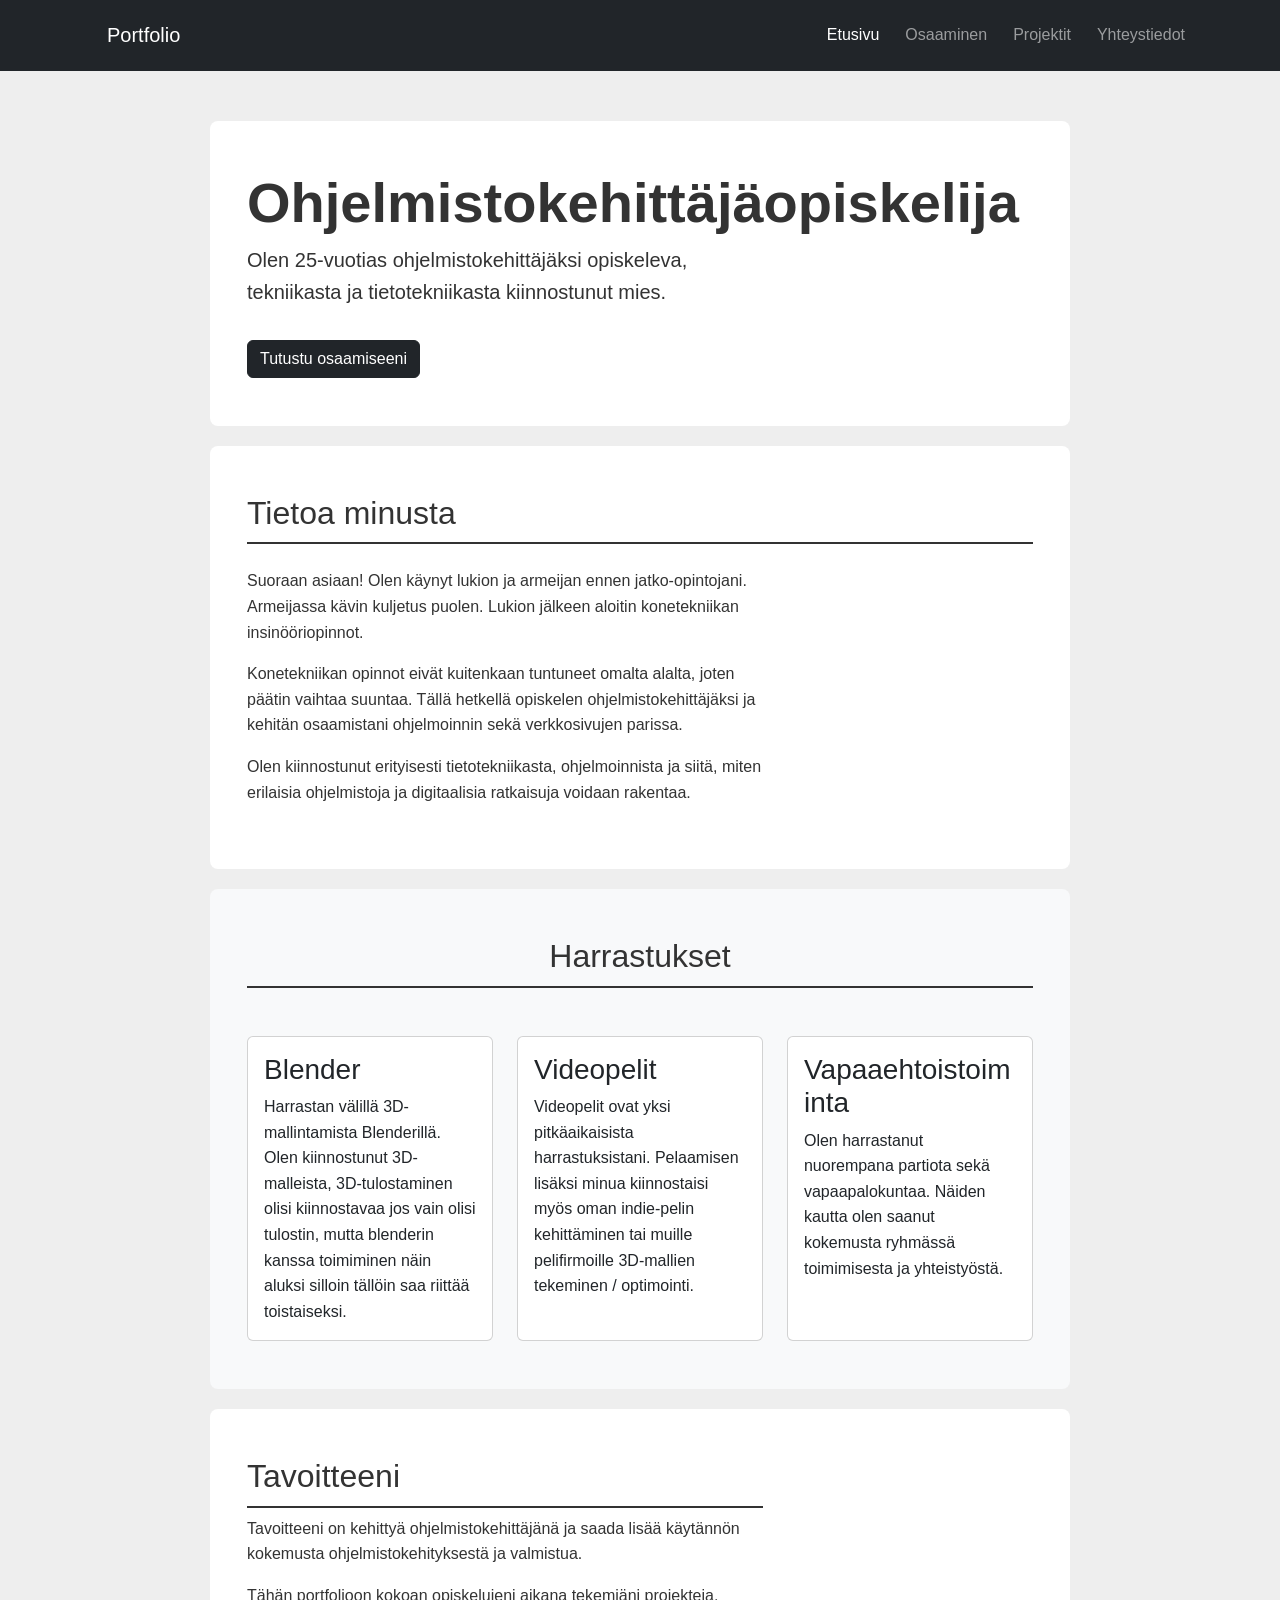
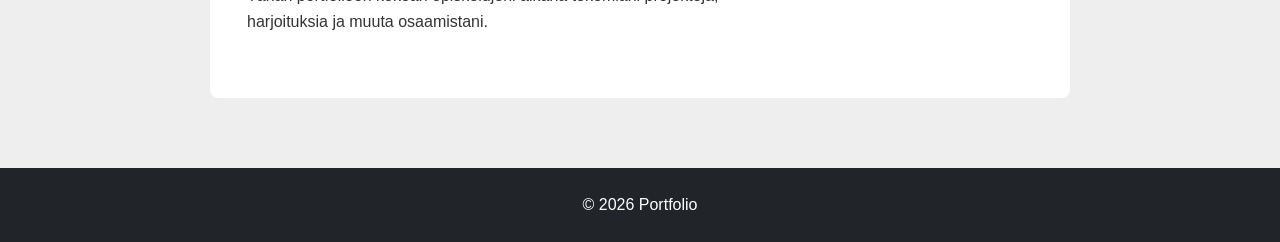
<file: Omat responsiiviset sivut 629/index.html>
<!DOCTYPE html>

<html lang="fi">

<head>
    <meta charset="UTF-8">
    <meta name="viewport" content="width=device-width, initial-scale=1.0">

<title>Portfolio - Etusivu</title>


<link href="https://cdn.jsdelivr.net/npm/bootstrap@5.3.8/dist/css/bootstrap.min.css" rel="stylesheet">


<link rel="stylesheet" href="styles.css">


</head>

<body>


<nav class="navbar navbar-expand-lg navbar-dark bg-dark">
    <div class="container">

        <a class="navbar-brand" href="index.html">
            Portfolio
        </a>

        <button class="navbar-toggler" type="button" data-bs-toggle="collapse" data-bs-target="#navigointi">
            <span class="navbar-toggler-icon"></span>
        </button>

        <div class="collapse navbar-collapse" id="navigointi">

            <ul class="navbar-nav ms-auto">

                <li class="nav-item">
                    <a class="nav-link active" href="index.html">Etusivu</a>
                </li>

                <li class="nav-item">
                    <a class="nav-link" href="osaaminen.html">Osaaminen</a>
                </li>

                <li class="nav-item">
                    <a class="nav-link" href="projektit.html">Projektit</a>
                </li>

                <li class="nav-item">
                    <a class="nav-link" href="yhteystiedot.html">Yhteystiedot</a>
                </li>

            </ul>

        </div>
    </div>
</nav>



<main>

    <section class="hero py-5">
        <div class="container">

            <div class="row align-items-center">

                <div class="col-lg-7">

                    <h1 class="display-4 fw-bold">
                        Ohjelmistokehittäjäopiskelija
                    </h1>

                    <p class="lead">
                        Olen 25-vuotias ohjelmistokehittäjäksi opiskeleva,
                        tekniikasta ja tietotekniikasta kiinnostunut mies.
                    </p>

                    <a href="osaaminen.html" class="btn btn-dark mt-3">
                        Tutustu osaamiseeni
                    </a>

                </div>

            </div>

        </div>
    </section>

    <section class="py-5">

        <div class="container">

            <h2 class="mb-4">
                Tietoa minusta
            </h2>

            <div class="row">

                <div class="col-lg-8">

                    <p>
                        Suoraan asiaan! Olen käynyt lukion ja armeijan ennen
                        jatko-opintojani. Armeijassa kävin kuljetus puolen. Lukion jälkeen aloitin
                        konetekniikan insinööriopinnot.
                    </p>

                    <p>
                        Konetekniikan opinnot eivät kuitenkaan tuntuneet
                        omalta alalta, joten päätin vaihtaa suuntaa.
                        Tällä hetkellä opiskelen ohjelmistokehittäjäksi
                        ja kehitän osaamistani ohjelmoinnin sekä
                        verkkosivujen parissa.
                    </p>

                    <p>
                        Olen kiinnostunut erityisesti tietotekniikasta,
                        ohjelmoinnista ja siitä, miten erilaisia
                        ohjelmistoja ja digitaalisia ratkaisuja voidaan
                        rakentaa.
                    </p>

                </div>

            </div>

        </div>

    </section>


    <!-- Harrastukset -->
    <section class="bg-light py-5">

        <div class="container">

            <h2 class="text-center mb-5">
                Harrastukset
            </h2>

            <div class="row g-4">

                <div class="col-md-4">

                    <div class="card h-100">

                        <div class="card-body">

                            <h3 class="card-title">
                                Blender
                            </h3>

                            <p class="card-text">
                                Harrastan välillä 3D-mallintamista Blenderillä.
                                Olen kiinnostunut 3D-malleista, 3D-tulostaminen olisi kiinnostavaa
                                jos vain olisi tulostin, mutta blenderin kanssa toimiminen näin aluksi
                                silloin tällöin saa riittää toistaiseksi.
                            </p>

                        </div>

                    </div>

                </div>


                <div class="col-md-4">

                    <div class="card h-100">

                        <div class="card-body">

                            <h3 class="card-title">
                                Videopelit
                            </h3>

                            <p class="card-text">
                                Videopelit ovat yksi pitkäaikaisista
                                harrastuksistani. Pelaamisen lisäksi
                                minua kiinnostaisi myös oman indie-pelin kehittäminen 
                                tai muille pelifirmoille 3D-mallien tekeminen / optimointi.
                            </p>

                        </div>

                    </div>

                </div>


                <div class="col-md-4">

                    <div class="card h-100">

                        <div class="card-body">

                            <h3 class="card-title">
                                Vapaaehtoistoiminta
                            </h3>

                            <p class="card-text">
                                Olen harrastanut nuorempana partiota
                                sekä vapaapalokuntaa. Näiden kautta
                                olen saanut kokemusta ryhmässä
                                toimimisesta ja yhteistyöstä.
                            </p>

                        </div>

                    </div>

                </div>

            </div>

        </div>

    </section>


    <section class="py-5">

        <div class="container">

            <div class="row">

                <div class="col-lg-8">

                    <h2>
                        Tavoitteeni
                    </h2>

                    <p>
                        Tavoitteeni on kehittyä ohjelmistokehittäjänä
                        ja saada lisää käytännön kokemusta
                        ohjelmistokehityksestä ja valmistua.
                    </p>

                    <p>
                        Tähän portfolioon kokoan opiskelujeni aikana
                        tekemiäni projekteja, harjoituksia ja muuta
                        osaamistani.
                    </p>

                </div>

            </div>

        </div>

    </section>

</main>

<footer class="bg-dark text-white text-center py-4">

    <div class="container">

        <p class="mb-0">
            &copy; 2026 Portfolio
        </p>

    </div>

</footer>

<script src="https://cdn.jsdelivr.net/npm/bootstrap@5.3.8/dist/js/bootstrap.bundle.min.js"></script>

</body>

</html>
</file>
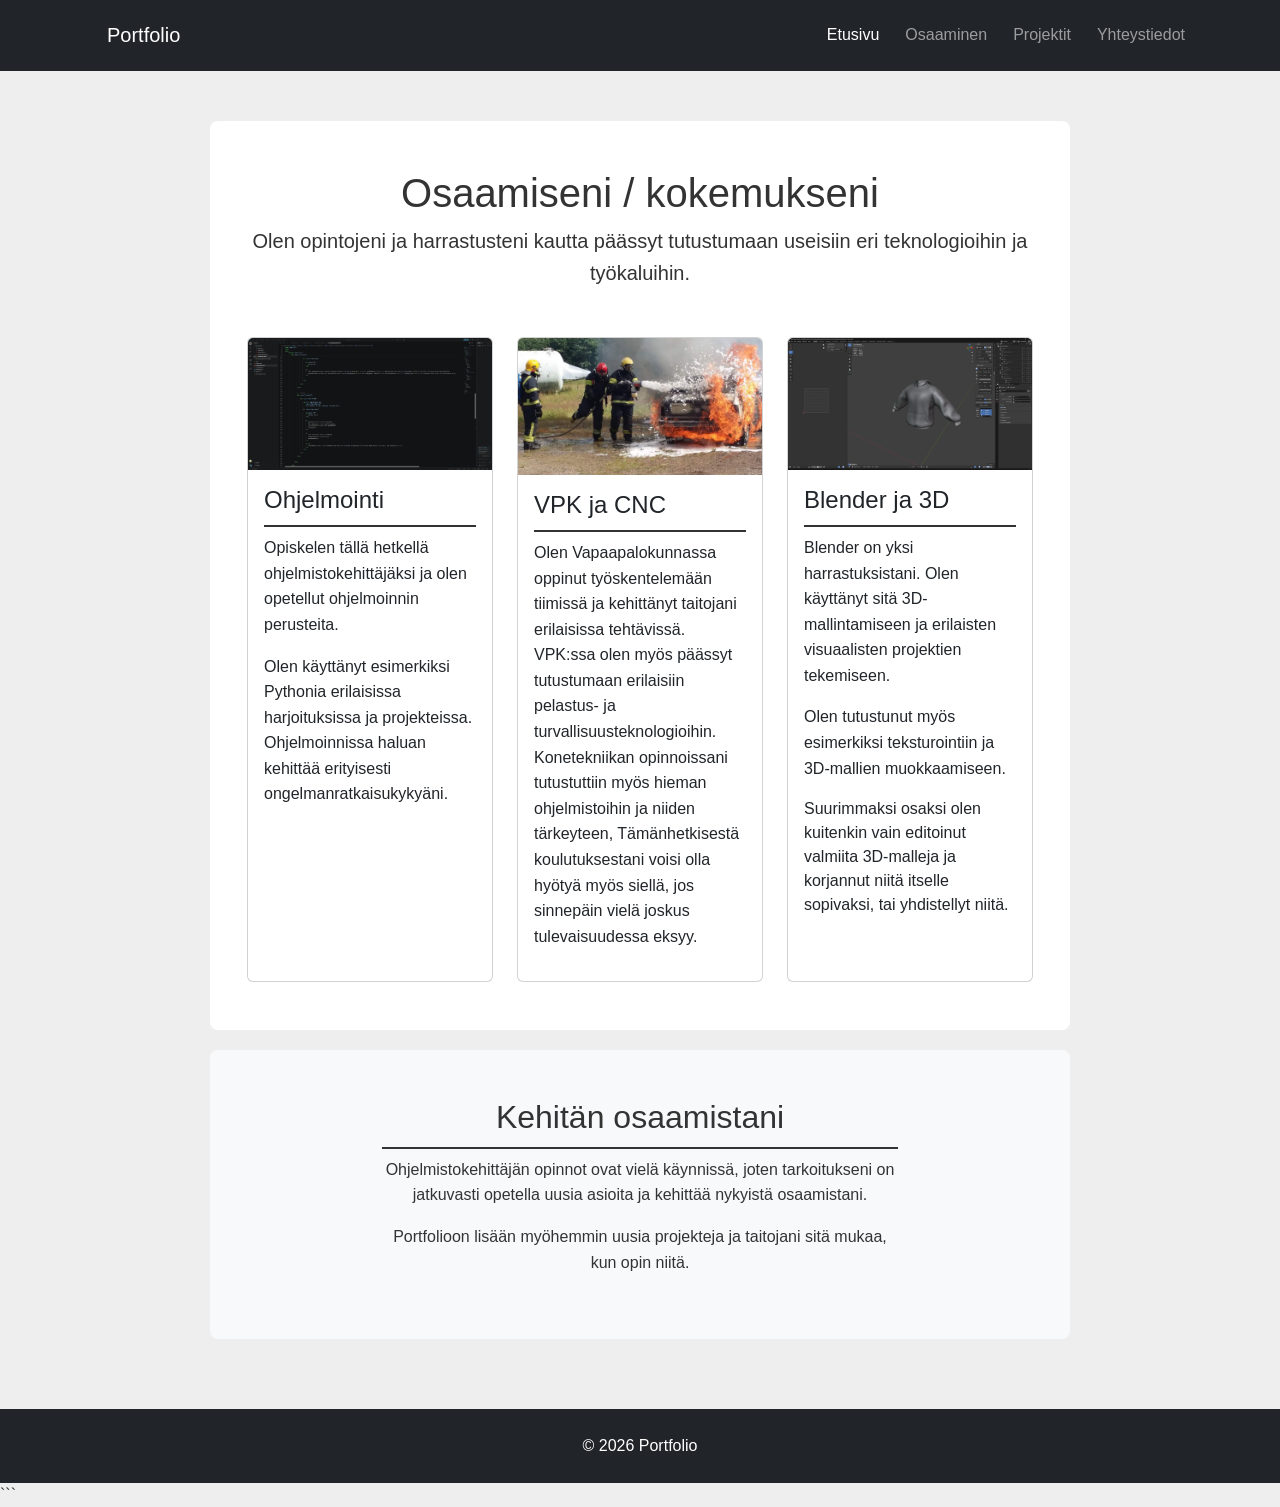
<file: Omat responsiiviset sivut 629/osaaminen.html>
<!DOCTYPE html>

<html lang="fi">

<head>
    <meta charset="UTF-8">
    <meta name="viewport" content="width=device-width, initial-scale=1.0">

<title>Portfolio - Etusivu</title>


<link href="https://cdn.jsdelivr.net/npm/bootstrap@5.3.8/dist/css/bootstrap.min.css" rel="stylesheet">


<link rel="stylesheet" href="styles.css">


</head>

<body>


<nav class="navbar navbar-expand-lg navbar-dark bg-dark">
    <div class="container">

        <a class="navbar-brand" href="index.html">
            Portfolio
        </a>

        <button class="navbar-toggler" type="button" data-bs-toggle="collapse" data-bs-target="#navigointi">
            <span class="navbar-toggler-icon"></span>
        </button>

        <div class="collapse navbar-collapse" id="navigointi">

            <ul class="navbar-nav ms-auto">

                <li class="nav-item">
                    <a class="nav-link active" href="index.html">Etusivu</a>
                </li>

                <li class="nav-item">
                    <a class="nav-link" href="osaaminen.html">Osaaminen</a>
                </li>

                <li class="nav-item">
                    <a class="nav-link" href="projektit.html">Projektit</a>
                </li>

                <li class="nav-item">
                    <a class="nav-link" href="yhteystiedot.html">Yhteystiedot</a>
                </li>

            </ul>

        </div>
    </div>
</nav>


<!-- Osaaminen -->
<main>

    <section class="py-5">

        <div class="container">

            <div class="text-center mb-5">

                <h1>
                    Osaamiseni / kokemukseni
                </h1>

                <p class="lead">
                    Olen opintojeni ja harrastusteni kautta
                    päässyt tutustumaan useisiin eri
                    teknologioihin ja työkaluihin.
                </p>

            </div>


            <div class="row g-4">


                <!-- Ohjelmointi -->
                <div class="col-md-4">

                    <div class="card h-100">

                        <img src="img/HOOTEE.png"
                             class="card-img-top"
                             alt="Ohjelmointiin liittyvä kuva">

                        <div class="card-body">

                            <h2 class="h4">
                                Ohjelmointi
                            </h2>

                            <p>
                                Opiskelen tällä hetkellä
                                ohjelmistokehittäjäksi ja olen
                                opetellut ohjelmoinnin perusteita.
                            </p>

                            <p>
                                Olen käyttänyt esimerkiksi Pythonia
                                erilaisissa harjoituksissa ja
                                projekteissa. Ohjelmoinnissa
                                haluan kehittää erityisesti
                                ongelmanratkaisukykyäni.
                            </p>

                        </div>

                    </div>

                </div>


                <!-- VPK -->
                <div class="col-md-4">

                    <div class="card h-100">

                        <img src="img/VPK.jpg"
                             class="card-img-top"
                             alt="Verkkosivuihin liittyvä kuva">

                        <div class="card-body">

                            <h2 class="h4">
                                VPK ja CNC
                            </h2>

                            <p>
                                Olen Vapaapalokunnassa oppinut työskentelemään tiimissä ja kehittänyt taitojani erilaisissa tehtävissä. VPK:ssa olen myös päässyt tutustumaan erilaisiin pelastus- ja turvallisuusteknologioihin.
                                Konetekniikan opinnoissani tutustuttiin myös hieman ohjelmistoihin ja niiden tärkeyteen, Tämänhetkisestä koulutuksestani voisi olla hyötyä myös siellä, jos sinnepäin vielä joskus tulevaisuudessa eksyy.
                            </p>


                        </div>

                    </div>

                </div>


                <!-- Blender -->
                <div class="col-md-4">

                    <div class="card h-100">

                        <img src="img/BLENDER.png"
                             class="card-img-top"
                             alt="Blender 3D -mallinnukseen liittyvä kuva">

                        <div class="card-body">

                            <h2 class="h4">
                                Blender ja 3D
                            </h2>

                            <p>
                                Blender on yksi harrastuksistani.
                                Olen käyttänyt sitä 3D-mallintamiseen
                                ja erilaisten visuaalisten projektien
                                tekemiseen.
                            </p>

                            <p>
                                Olen tutustunut myös esimerkiksi
                                teksturointiin ja 3D-mallien
                                muokkaamiseen.
                            </p>

                            <p></p>
                                Suurimmaksi osaksi olen kuitenkin vain editoinut valmiita 3D-malleja ja korjannut niitä itselle sopivaksi, tai yhdistellyt niitä.
                            </p>
                        </div>

                    </div>

                </div>


            </div>

        </div>

    </section>


    <!-- Kehittyminen -->
    <section class="bg-light py-5">

        <div class="container">

            <div class="row justify-content-center">

                <div class="col-lg-8 text-center">

                    <h2>
                        Kehitän osaamistani
                    </h2>

                    <p>
                        Ohjelmistokehittäjän opinnot ovat vielä
                        käynnissä, joten tarkoitukseni on jatkuvasti
                        opetella uusia asioita ja kehittää nykyistä
                        osaamistani.
                    </p>

                    <p>
                        Portfolioon lisään myöhemmin uusia projekteja
                        ja taitojani sitä mukaa, kun opin niitä.
                    </p>

                </div>

            </div>

        </div>

    </section>

</main>


<!-- Alapalkki -->
<footer class="bg-dark text-white text-center py-4">

    <div class="container">

        <p class="mb-0">
            &copy; 2026 Portfolio
        </p>

    </div>

</footer>


<!-- Bootstrap JavaScript -->
<script src="https://cdn.jsdelivr.net/npm/bootstrap@5.3.8/dist/js/bootstrap.bundle.min.js"></script>
```

</body>

</html>
</file>
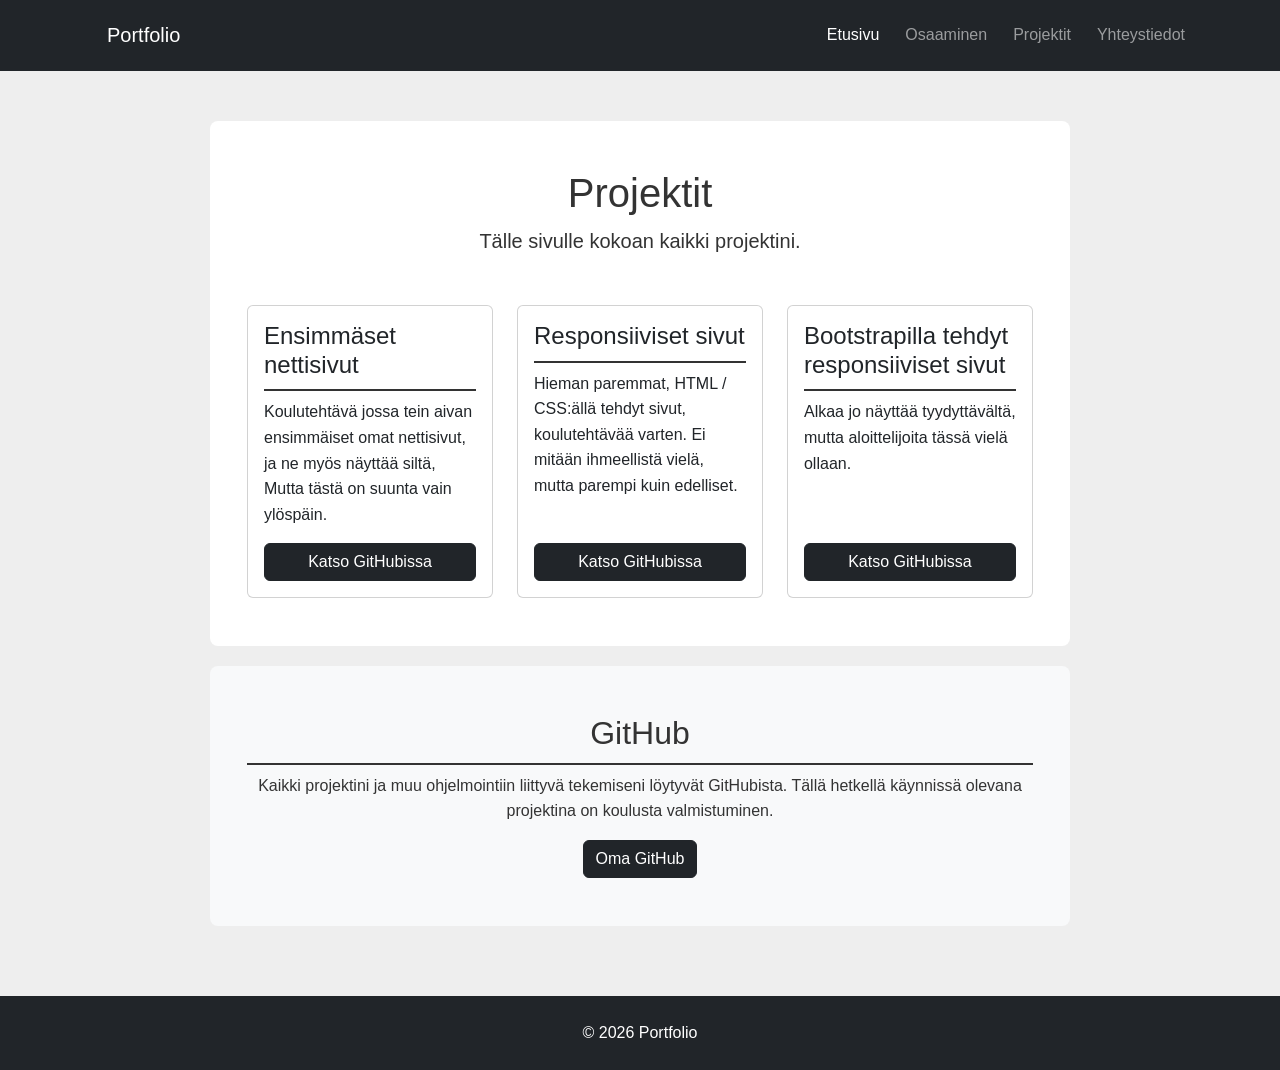
<file: Omat responsiiviset sivut 629/projektit.html>
<!DOCTYPE html>

<html lang="fi">

<head>
    <meta charset="UTF-8">
    <meta name="viewport" content="width=device-width, initial-scale=1.0">

<title>Portfolio - Etusivu</title>


<link href="https://cdn.jsdelivr.net/npm/bootstrap@5.3.8/dist/css/bootstrap.min.css" rel="stylesheet">


<link rel="stylesheet" href="styles.css">


</head>

<body>


<nav class="navbar navbar-expand-lg navbar-dark bg-dark">
    <div class="container">

        <a class="navbar-brand" href="index.html">
            Portfolio
        </a>

        <button class="navbar-toggler" type="button" data-bs-toggle="collapse" data-bs-target="#navigointi">
            <span class="navbar-toggler-icon"></span>
        </button>

        <div class="collapse navbar-collapse" id="navigointi">

            <ul class="navbar-nav ms-auto">

                <li class="nav-item">
                    <a class="nav-link active" href="index.html">Etusivu</a>
                </li>

                <li class="nav-item">
                    <a class="nav-link" href="osaaminen.html">Osaaminen</a>
                </li>

                <li class="nav-item">
                    <a class="nav-link" href="projektit.html">Projektit</a>
                </li>

                <li class="nav-item">
                    <a class="nav-link" href="yhteystiedot.html">Yhteystiedot</a>
                </li>

            </ul>

        </div>
    </div>
</nav>

<!-- Projektit -->
<main>

    <section class="py-5">

        <div class="container">

            <div class="text-center mb-5">

                <h1>
                    Projektit
                </h1>

                <p class="lead">
                    Tälle sivulle kokoan kaikki projektini.
                </p>

            </div>


            <div class="row g-4">


                <!-- Projekti 1 -->
                <div class="col-md-4">

                    <div class="card h-100">

                        <div class="card-body d-flex flex-column">

                            <h2 class="h4">
                                Ensimmäset nettisivut
                            </h2>

                            <p>
                                Koulutehtävä jossa tein aivan ensimmäiset omat nettisivut, ja ne myös näyttää siltä, Mutta tästä on suunta vain ylöspäin.
                            </p>

                            <a href="https://github.com/Santseee/Harrastus_sivut_2"
                               target="_blank"
                               class="btn btn-dark mt-auto">
                                Katso GitHubissa
                            </a>

                        </div>

                    </div>

                </div>


                <!-- Projekti 2 -->
                <div class="col-md-4">

                    <div class="card h-100">

                        <div class="card-body d-flex flex-column">

                            <h2 class="h4">
                                Responsiiviset sivut
                            </h2>

                            <p>
                                Hieman paremmat, HTML / CSS:ällä tehdyt sivut, koulutehtävää varten. Ei mitään ihmeellistä vielä, mutta parempi kuin edelliset.
                            </p>

                            <a href="https://github.com/Santseee/611-ResponsiivisetSivut"
                               target="_blank"
                               class="btn btn-dark mt-auto">
                                Katso GitHubissa
                            </a>

                        </div>

                    </div>

                </div>


                <!-- Projekti 3 -->
                <div class="col-md-4">

                    <div class="card h-100">

                        <div class="card-body d-flex flex-column">

                            <h2 class="h4">
                                Bootstrapilla tehdyt responsiiviset sivut
                            </h2>

                            <p>
                                Alkaa jo näyttää tyydyttävältä, mutta aloittelijoita tässä vielä ollaan.
                            </p>

                            <a href="https://github.com/Santseee/616responsiivisetbootstrapsivut"
                               target="_blank"
                               class="btn btn-dark mt-auto">
                                Katso GitHubissa
                            </a>

                        </div>

                    </div>

                </div>


            </div>

        </div>

    </section>


    <!-- GitHub -->
    <section class="bg-light py-5">

        <div class="container text-center">

            <h2>
                GitHub
            </h2>

            <p>
                Kaikki projektini ja muu ohjelmointiin liittyvä
                tekemiseni löytyvät GitHubista. Tällä hetkellä käynnissä olevana projektina on koulusta valmistuminen.
            </p>

            <!-- Voit halutessasi lisätä tähän oman GitHub-profiilisi -->
            <a href="https://github.com/Santseee"
               target="_blank"
               class="btn btn-dark">
                Oma GitHub
            </a>

        </div>
    </section>
</main>

<!-- Alapalkki -->
<footer class="bg-dark text-white text-center py-4">

    <div class="container">

        <p class="mb-0">
            &copy; 2026 Portfolio
        </p>

    </div>
</footer>
<!-- Bootstrap JavaScript -->
<script src="https://cdn.jsdelivr.net/npm/bootstrap@5.3.8/dist/js/bootstrap.bundle.min.js"></script>

</body>

</html>
</file>
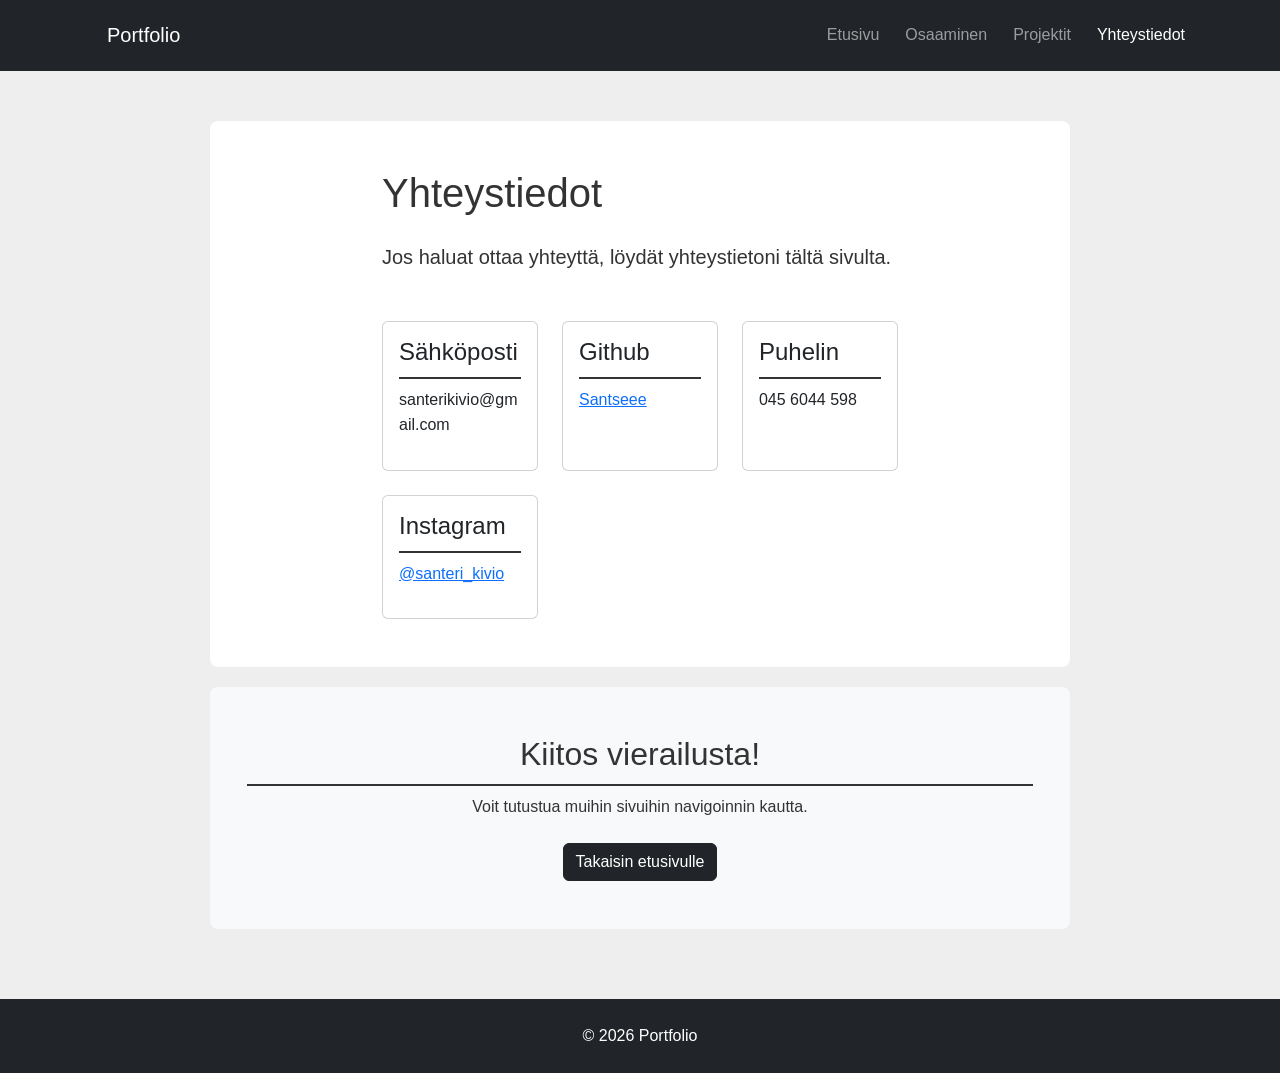
<file: Omat responsiiviset sivut 629/yhteystiedot.html>
<!DOCTYPE html>

<html lang="fi">

<head>
    <meta charset="UTF-8">
    <meta name="viewport" content="width=device-width, initial-scale=1.0">


<title>Portfolio - Yhteystiedot</title>


<link href="https://cdn.jsdelivr.net/npm/bootstrap@5.3.8/dist/css/bootstrap.min.css" rel="stylesheet">


<link rel="stylesheet" href="styles.css">


</head>

<body>

<nav class="navbar navbar-expand-lg navbar-dark bg-dark">
    <div class="container">

        <a class="navbar-brand" href="index.html">
            Portfolio
        </a>

        <button class="navbar-toggler" type="button"
            data-bs-toggle="collapse"
            data-bs-target="#navigointi">

            <span class="navbar-toggler-icon"></span>

        </button>

        <div class="collapse navbar-collapse" id="navigointi">

            <ul class="navbar-nav ms-auto">

                <li class="nav-item">
                    <a class="nav-link" href="index.html">
                        Etusivu
                    </a>
                </li>

                <li class="nav-item">
                    <a class="nav-link" href="osaaminen.html">
                        Osaaminen
                    </a>
                </li>

                <li class="nav-item">
                    <a class="nav-link" href="projektit.html">
                        Projektit
                    </a>
                </li>

                <li class="nav-item">
                    <a class="nav-link active" href="yhteystiedot.html">
                        Yhteystiedot
                    </a>
                </li>

            </ul>

        </div>
    </div>
</nav>


<!-- Yhteystiedot -->
<main>

    <section class="py-5">

        <div class="container">

            <div class="row justify-content-center">

                <div class="col-lg-8">

                    <h1 class="mb-4">
                        Yhteystiedot
                    </h1>

                    <p class="lead mb-5">
                        Jos haluat ottaa yhteyttä, löydät yhteystietoni
                        tältä sivulta.
                    </p>


                    <div class="row g-4">

                        <!-- Sähköposti -->
                        <div class="col-md-4">

                            <div class="card h-100">

                                <div class="card-body">

                                    <h2 class="h4">
                                        Sähköposti
                                    </h2>

                                    <p>
                                        santerikivio@gmail.com
                                    </p>

                                </div>

                            </div>

                        </div>


                        
                        <!-- Github -->
                        <div class="col-md-4">

                            <div class="card h-100">

                                <div class="card-body">

                                    <h2 class="h4">
                                        Github
                                    </h2>

                                    <p>
                                        <a href="https://github.com/Santseee" target="_blank">
                                            Santseee
                                        </a>
                                    </p>

                                </div>

                            </div>

                        </div>

                        <!-- Puhelin -->
                        <div class="col-md-4">

                            <div class="card h-100">

                                <div class="card-body">

                                    <h2 class="h4">
                                        Puhelin
                                    </h2>

                                    <p>
                                        045 6044 598
                                    </p>

                                </div>

                            </div>

                        </div>


                        <!-- Instagram -->
                        <div class="col-md-4">

                            <div class="card h-100">

                                <div class="card-body">

                                    <h2 class="h4">
                                        Instagram
                                    </h2>

                                    <p>
                                        <a href="https://www.instagram.com/santeri_kivio/" target="_blank">
                                             @santeri_kivio
                                        </a>
                                    </p>

                                </div>

                            </div>

                        </div>

                    </div>

                </div>

            </div>

        </div>

    </section>


    <!-- Lyhyt loppuviesti -->
    <section class="bg-light py-5">

        <div class="container text-center">

            <h2>
                Kiitos vierailusta!
            </h2>

            <p>
                Voit tutustua muihin sivuihin navigoinnin kautta.
            </p>

            <a href="index.html" class="btn btn-dark mt-2">
                Takaisin etusivulle
            </a>

        </div>

    </section>

</main>


<!-- Alapalkki -->
<footer class="bg-dark text-white text-center py-4">

    <div class="container">

        <p class="mb-0">
            &copy; 2026 Portfolio
        </p>

    </div>

</footer>


<!-- Bootstrap JavaScript -->
<script src="https://cdn.jsdelivr.net/npm/bootstrap@5.3.8/dist/js/bootstrap.bundle.min.js"></script>


</body>

</html>
</file>
<file: Omat responsiiviset sivut 629/styles.css>
/* CV-sivun tyylit */

* {
    box-sizing: border-box;
}

body {
    margin: 0;
    padding: 0;
    background-color: #eeeeee;
    font-family: Arial, sans-serif;
    color: #333333;
}

/* Yläosa */

header {
    background-color: #333333;
    color: white;
    padding: 30px;
    text-align: center;
}

header h1 {
    margin: 0;
    font-size: 36px;
}

header p {
    margin-top: 10px;
    font-size: 18px;
}

/* Navigointi */

nav {
    background-color: #222222;
    text-align: center;
    padding: 10px;
}

nav a {
    display: inline-block;
    color: white;
    text-decoration: none;
    padding: 10px 20px;
    margin: 5px;
    border-radius: 5px;
}

nav a:hover {
    background-color: #555555;
}

/* CV:n sisältö */

main {
    max-width: 900px;
    margin: 30px auto;
    padding: 20px;
}

/* Osio */

section {
    background-color: white;
    padding: 25px;
    margin-bottom: 20px;
    border-radius: 8px;
}

/* Otsikot */

h2 {
    margin-top: 0;
    border-bottom: 2px solid #333333;
    padding-bottom: 10px;
}

/* Teksti */

p {
    font-size: 16px;
    line-height: 1.6;
}

/* Listat */

ul {
    line-height: 1.8;
}

/* Yhteystiedot */

.contact {
    text-align: center;
}

/* Puhelin ja sähköposti */

.contact p {
    margin: 5px;
}

/* Responsiivisuus */

@media (max-width: 600px) {

    header h1 {
        font-size: 28px;
    }

    main {
        margin: 10px;
        padding: 10px;
    }

    section {
        padding: 20px;
    }

    nav a {
        display: block;
        margin: 5px 0;
    }
}
</file>
